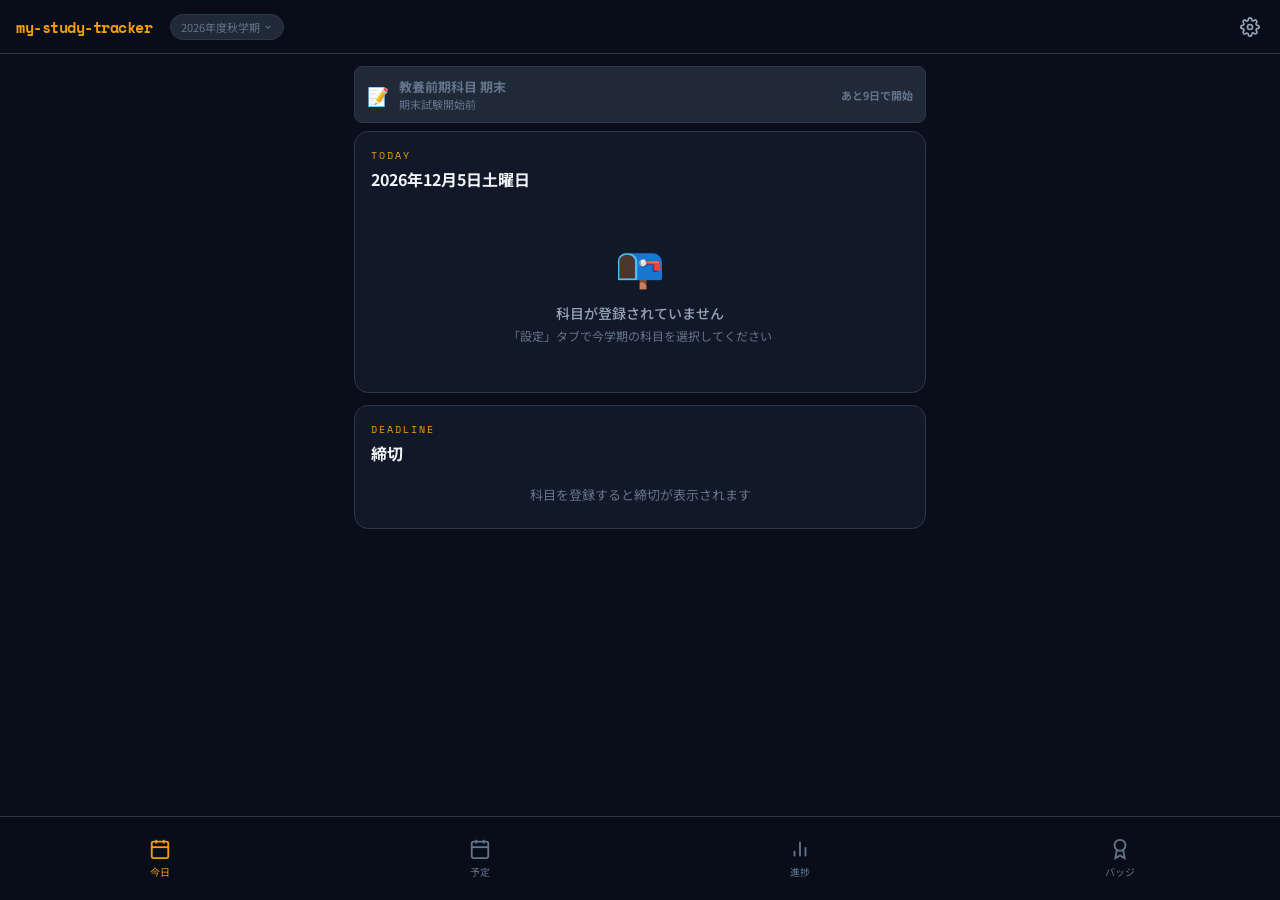
<file: my-study-tracker/index.html>
<!DOCTYPE html>
<html lang="ja">
<head>
  <meta charset="UTF-8">
  <meta name="viewport" content="width=device-width, initial-scale=1.0, viewport-fit=cover">
  <meta name="theme-color" content="#0a0e1a">
  <meta name="description" content="履修科目、受講進捗、締切をまとめて管理する学習トラッカー">
  <meta name="apple-mobile-web-app-capable" content="yes">
  <meta name="apple-mobile-web-app-status-bar-style" content="black-translucent">
  <meta name="apple-mobile-web-app-title" content="my-study-tracker">
  <title>my-study-tracker</title>
  <link rel="manifest" href="./manifest.json">
  <link rel="icon" href="./icon.svg" type="image/svg+xml">
  <link rel="apple-touch-icon" sizes="180x180" href="./icon-180.png">
  <link rel="preconnect" href="https://fonts.googleapis.com">
  <link rel="preconnect" href="https://fonts.gstatic.com" crossorigin>
  <link href="https://fonts.googleapis.com/css2?family=Noto+Sans+JP:wght@400;500;700&family=Space+Mono:wght@400;700&display=swap" rel="stylesheet">
  <link rel="stylesheet" href="./style.css">
</head>
<body>

  <header class="header">
    <div class="header-inner">
      <div class="header-left">
        <span class="header-logo">my-study-tracker</span>
        <button class="header-sem-trigger" id="header-sem-trigger" aria-label="学期切り替え">
          <span id="header-semester">読み込み中...</span>
          <svg viewBox="0 0 24 24" fill="none" stroke="currentColor" stroke-width="2.5" width="10" height="10" style="margin-left:3px;flex-shrink:0"><polyline points="6 9 12 15 18 9"/></svg>
        </button>
      </div>
      <div class="header-right">
        <button class="header-settings-btn" id="header-settings-btn" aria-label="設定">
          <svg viewBox="0 0 24 24" fill="none" stroke="currentColor" stroke-width="2" width="20" height="20"><circle cx="12" cy="12" r="3"/><path d="M19.4 15a1.65 1.65 0 00.33 1.82l.06.06a2 2 0 010 2.83 2 2 0 01-2.83 0l-.06-.06a1.65 1.65 0 00-1.82-.33 1.65 1.65 0 00-1 1.51V21a2 2 0 01-4 0v-.09A1.65 1.65 0 009 19.4a1.65 1.65 0 00-1.82.33l-.06.06a2 2 0 01-2.83-2.83l.06-.06A1.65 1.65 0 004.68 15a1.65 1.65 0 00-1.51-1H3a2 2 0 010-4h.09A1.65 1.65 0 004.6 9a1.65 1.65 0 00-.33-1.82l-.06-.06a2 2 0 012.83-2.83l.06.06A1.65 1.65 0 009 4.68a1.65 1.65 0 001-1.51V3a2 2 0 014 0v.09a1.65 1.65 0 001 1.51 1.65 1.65 0 001.82-.33l.06-.06a2 2 0 012.83 2.83l-.06.06A1.65 1.65 0 0019.4 9a1.65 1.65 0 001.51 1H21a2 2 0 010 4h-.09a1.65 1.65 0 00-1.51 1z"/></svg>
        </button>
      </div>
    </div>
  </header>

  <!-- 学期ドロワー -->
  <div id="sem-overlay" style="display:none;position:fixed;inset:0;z-index:290" onclick="closeSemDrawer()"></div>
  <div id="sem-drawer" style="display:none;position:fixed;z-index:300;background:var(--bg2);border:1px solid var(--border);border-radius:10px;padding:8px;min-width:190px;box-shadow:0 8px 32px rgba(0,0,0,0.5)">
    <div id="sem-drawer-list"></div>
  </div>

  <main class="main">

    <!-- ===== 今日タブ ===== -->
    <div class="page active" id="page-today">
      <div id="today-exam-alerts"></div>
      <div id="today-alerts"></div>

      <div class="card">
        <div class="card-label">TODAY</div>
        <div class="card-title" id="today-date"></div>
        <div id="today-timetable"></div>
      </div>

      <div class="card">
        <div class="card-label">DEADLINE</div>
        <div class="card-title">締切</div>
        <div id="today-upcoming"></div>
      </div>
    </div>

    <!-- ===== 進捗タブ ===== -->
    <div class="page" id="page-progress">
      <div class="card">
        <div class="card-label">SEMESTER</div>
        <div class="card-title">学期別進捗</div>
        <div id="semester-progress-selector" class="filter-row"></div>
      </div>
      <div id="progress-subject-list"></div>
    </div>

    <!-- ===== バッジタブ ===== -->
    <div class="page" id="page-badges">
      <div class="card">
        <div class="card-label">BADGES</div>
        <div class="card-title">オープンバッジ</div>
        <div id="badge-summary"></div>
      </div>
      <div id="badge-list-container"></div>
    </div>

    <!-- ===== 予定タブ（月カレンダー） ===== -->
    <div class="page" id="page-schedule">
      <div class="card">
        <div class="card-label">SCHEDULE</div>
        <div style="display:flex;align-items:center;justify-content:space-between;margin-bottom:12px">
          <div class="card-title" style="margin-bottom:0">スケジュール</div>
          <div style="display:flex;align-items:center;gap:8px">
            <button type="button" aria-label="前の月" onclick="scheduleMonthOffset--;renderSchedulePage()" style="background:var(--bg3);border:1px solid var(--border);color:var(--text2);padding:4px 12px;border-radius:6px;cursor:pointer;font-size:16px">‹</button>
            <span id="schedule-month-label" style="font-size:14px;font-weight:700;min-width:80px;text-align:center"></span>
            <button type="button" aria-label="次の月" onclick="scheduleMonthOffset++;renderSchedulePage()" style="background:var(--bg3);border:1px solid var(--border);color:var(--text2);padding:4px 12px;border-radius:6px;cursor:pointer;font-size:16px">›</button>
          </div>
        </div>
        <div id="schedule-month"></div>
      </div>
    </div>

    <!-- ===== 設定タブ ===== -->
    <div class="page" id="page-settings">
      <div class="semester-tabs" id="semester-tabs"></div>
      <div class="card" id="graduation-checker">
        <div class="card-label">GRADUATION</div>
        <div class="card-title">卒業単位チェッカー</div>
        <div id="graduation-content"></div>
      </div>
      <div class="card" id="subject-selection-area">
        <div class="card-label">ENROLLMENT</div>
        <div class="card-title">履修科目を選択</div>
        <div id="subject-filters" class="filter-row"></div>
        <div id="subject-list"></div>
      </div>
      <div class="card" id="open-date-card">
        <div class="card-label">SCHEDULE</div>
        <div class="card-title">科目開講日一覧</div>
        <div id="open-date-list"></div>
      </div>
      <div class="card" id="enrolled-summary">
        <div class="card-label">SELECTED</div>
        <div class="card-title">選択中の科目</div>
        <div id="enrolled-list"></div>
        <div id="enrolled-stats" class="enrolled-stats"></div>
      </div>
      <div class="card" id="data-transfer-card">
        <div class="card-label">DATA</div>
        <div class="card-title">データの引き継ぎ</div>
        <p class="data-transfer-description">履修科目・学習進捗・選択中の学期を、バックアップファイルで別端末や更新版へ移せます。</p>
        <div class="data-transfer-actions">
          <button type="button" class="data-transfer-btn primary" id="data-export-btn">バックアップを保存</button>
          <button type="button" class="data-transfer-btn" id="data-import-btn">バックアップを復元</button>
          <input type="file" id="data-import-input" accept="application/json,.json" hidden>
        </div>
        <div class="data-transfer-note">復元すると、現在この端末にある履修・進捗データがバックアップの内容に置き換わります。</div>
        <div id="data-transfer-status" class="data-transfer-status" role="status" aria-live="polite"></div>
      </div>
    </div>

  </main>

  <nav class="nav">
    <button class="nav-btn active" data-page="today">
      <svg viewBox="0 0 24 24" fill="none" stroke="currentColor" stroke-width="2"><rect x="3" y="4" width="18" height="18" rx="2"/><line x1="16" y1="2" x2="16" y2="6"/><line x1="8" y1="2" x2="8" y2="6"/><line x1="3" y1="10" x2="21" y2="10"/></svg>
      今日
    </button>
    <button class="nav-btn" data-page="schedule">
      <svg viewBox="0 0 24 24" fill="none" stroke="currentColor" stroke-width="2"><rect x="3" y="4" width="18" height="18" rx="2"/><line x1="3" y1="10" x2="21" y2="10"/><line x1="8" y1="2" x2="8" y2="6"/><line x1="16" y1="2" x2="16" y2="6"/></svg>
      予定
    </button>
    <button class="nav-btn" data-page="progress">
      <svg viewBox="0 0 24 24" fill="none" stroke="currentColor" stroke-width="2"><line x1="18" y1="20" x2="18" y2="10"/><line x1="12" y1="20" x2="12" y2="4"/><line x1="6" y1="20" x2="6" y2="14"/></svg>
      進捗
    </button>
    <button class="nav-btn" data-page="badges">
      <svg viewBox="0 0 24 24" fill="none" stroke="currentColor" stroke-width="2"><circle cx="12" cy="8" r="6"/><path d="M15.477 12.89L17 22l-5-3-5 3 1.523-9.11"/></svg>
      バッジ
    </button>
  </nav>

  <script src="./data.js"></script>
  <script src="./attendance.js"></script>
  <script src="./render-today.js"></script>
  <script src="./render-today-timetable.js"></script>
  <script src="./render-today-cards.js"></script>
  <script src="./render-settings.js"></script>
  <script src="./render-schedule.js"></script>
  <script src="./render-badges.js"></script>
  <script src="./render-progress.js"></script>
  <script src="./render-deadlines.js"></script>
  <script src="./data-transfer.js"></script>
  <script src="./app.js"></script>
</body>
</html>
</file>
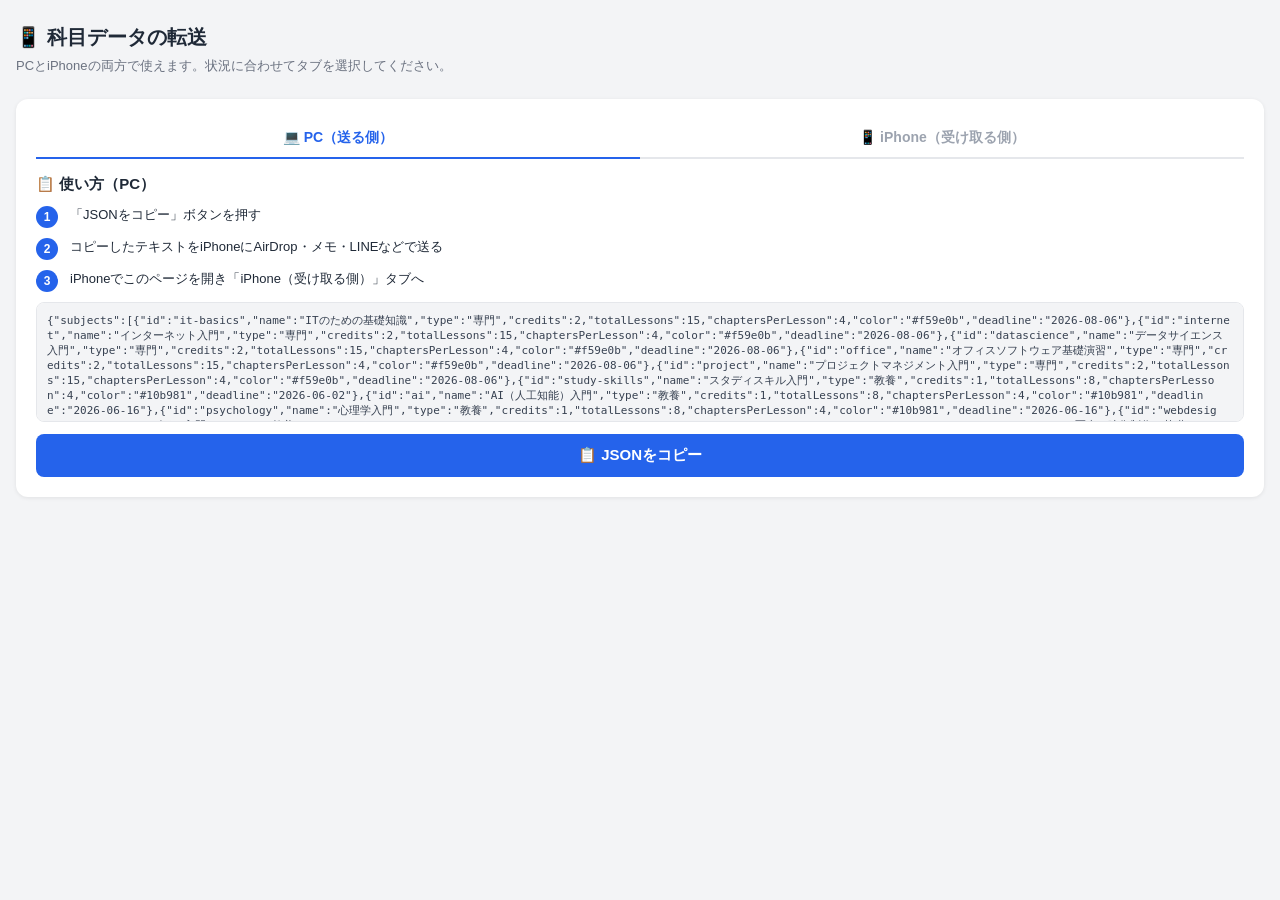
<file: setup.html>
<!DOCTYPE html>
<html lang="ja">
<head>
  <meta charset="UTF-8">
  <meta name="viewport" content="width=device-width, initial-scale=1.0">
  <title>初期設定 - 大学進捗トラッカー</title>
  <style>
    * { margin: 0; padding: 0; box-sizing: border-box; }
    body {
      font-family: -apple-system, BlinkMacSystemFont, 'Segoe UI', sans-serif;
      background: #f3f4f6;
      padding: 24px 16px;
      color: #1f2937;
    }
    h1 { font-size: 20px; margin-bottom: 6px; }
    p { font-size: 13px; color: #6b7280; margin-bottom: 24px; }
    .card {
      background: white;
      border-radius: 12px;
      padding: 20px;
      margin-bottom: 16px;
      box-shadow: 0 1px 4px rgba(0,0,0,0.08);
    }
    .card h2 { font-size: 15px; margin-bottom: 12px; }
    .btn {
      display: block;
      width: 100%;
      padding: 12px;
      background: #2563eb;
      color: white;
      border: none;
      border-radius: 8px;
      font-size: 15px;
      font-weight: 700;
      cursor: pointer;
      text-align: center;
      margin-top: 12px;
    }
    .btn:hover { background: #1d4ed8; }
    .btn-green {
      background: #10b981;
    }
    .btn-green:hover { background: #059669; }
    .step {
      display: flex;
      gap: 12px;
      align-items: flex-start;
      margin-bottom: 10px;
      font-size: 13px;
    }
    .step-num {
      background: #2563eb;
      color: white;
      width: 22px;
      height: 22px;
      border-radius: 50%;
      display: flex;
      align-items: center;
      justify-content: center;
      font-size: 12px;
      font-weight: 700;
      flex-shrink: 0;
    }
    #json-output {
      background: #f3f4f6;
      border-radius: 8px;
      padding: 10px;
      font-size: 11px;
      font-family: monospace;
      word-break: break-all;
      color: #374151;
      margin-top: 8px;
      max-height: 120px;
      overflow-y: auto;
      border: 1px solid #e5e7eb;
      white-space: pre-wrap;
    }
    .copy-notice {
      display: none;
      color: #059669;
      font-size: 13px;
      font-weight: 600;
      text-align: center;
      margin-top: 8px;
    }
    /* ── iPhoneで開いたとき用の入力UI ── */
    #import-section {
      display: none;
    }
    textarea {
      width: 100%;
      height: 120px;
      border: 1.5px solid #d1d5db;
      border-radius: 8px;
      padding: 10px;
      font-size: 12px;
      font-family: monospace;
      resize: vertical;
      margin-top: 8px;
    }
    .result-msg {
      margin-top: 10px;
      padding: 10px;
      border-radius: 8px;
      font-size: 13px;
      display: none;
    }
    .result-ok { background: #d1fae5; color: #065f46; }
    .result-err { background: #fee2e2; color: #991b1b; }

    /* タブ切り替え */
    .tabs { display: flex; border-bottom: 2px solid #e5e7eb; margin-bottom: 16px; }
    .tab-btn {
      flex: 1;
      padding: 10px;
      border: none;
      background: none;
      font-size: 14px;
      font-weight: 600;
      color: #9ca3af;
      cursor: pointer;
    }
    .tab-btn.active {
      color: #2563eb;
      border-bottom: 2px solid #2563eb;
      margin-bottom: -2px;
    }
    .tab-panel { display: none; }
    .tab-panel.active { display: block; }
  </style>
</head>
<body>
  <h1>📱 科目データの転送</h1>
  <p>PCとiPhoneの両方で使えます。状況に合わせてタブを選択してください。</p>

  <div class="card">
    <div class="tabs">
      <button class="tab-btn active" onclick="switchTab('pc')">💻 PC（送る側）</button>
      <button class="tab-btn" onclick="switchTab('iphone')">📱 iPhone（受け取る側）</button>
    </div>

    <!-- PC側：JSON出力 -->
    <div class="tab-panel active" id="tab-pc">
      <h2>📋 使い方（PC）</h2>
      <div class="step">
        <div class="step-num">1</div>
        <div>「JSONをコピー」ボタンを押す</div>
      </div>
      <div class="step">
        <div class="step-num">2</div>
        <div>コピーしたテキストをiPhoneにAirDrop・メモ・LINEなどで送る</div>
      </div>
      <div class="step">
        <div class="step-num">3</div>
        <div>iPhoneでこのページを開き「iPhone（受け取る側）」タブへ</div>
      </div>

      <div id="json-output">生成中...</div>
      <button class="btn" onclick="copyJSON()">📋 JSONをコピー</button>
      <div class="copy-notice" id="copy-notice">✅ コピーしました！</div>
    </div>

    <!-- iPhone側：JSON貼り付けインポート -->
    <div class="tab-panel" id="tab-iphone">
      <h2>📥 データを読み込む（iPhone）</h2>
      <div class="step">
        <div class="step-num">1</div>
        <div>PCからもらったJSONテキストを下に貼り付ける</div>
      </div>
      <div class="step">
        <div class="step-num">2</div>
        <div>「保存する」ボタンを押す</div>
      </div>
      <div class="step">
        <div class="step-num">3</div>
        <div>成功メッセージが出たらメインページに移動</div>
      </div>

      <textarea id="json-input" placeholder='{"subjects":[...],"weeklyPlan":[...]} の形式で貼り付けてください'></textarea>
      <button class="btn btn-green" onclick="importData()">💾 保存する</button>
      <div class="result-msg" id="result-msg"></div>
      <a href="./index.html"><button class="btn" style="margin-top:8px;background:#6b7280;">🏠 メインページへ</button></a>
    </div>
  </div>

  <script>
    // ========================================
    // 科目データ
    // ========================================
    const SUBJECTS = [
      { id: 'it-basics', name: 'ITのための基礎知識', type: '専門', credits: 2, totalLessons: 15, chaptersPerLesson: 4, color: '#f59e0b', deadline: '2026-08-06' },
      { id: 'internet', name: 'インターネット入門', type: '専門', credits: 2, totalLessons: 15, chaptersPerLesson: 4, color: '#f59e0b', deadline: '2026-08-06' },
      { id: 'datascience', name: 'データサイエンス入門', type: '専門', credits: 2, totalLessons: 15, chaptersPerLesson: 4, color: '#f59e0b', deadline: '2026-08-06' },
      { id: 'office', name: 'オフィスソフトウェア基礎演習', type: '専門', credits: 2, totalLessons: 15, chaptersPerLesson: 4, color: '#f59e0b', deadline: '2026-08-06' },
      { id: 'project', name: 'プロジェクトマネジメント入門', type: '専門', credits: 2, totalLessons: 15, chaptersPerLesson: 4, color: '#f59e0b', deadline: '2026-08-06' },
      { id: 'study-skills', name: 'スタディスキル入門', type: '教養', credits: 1, totalLessons: 8, chaptersPerLesson: 4, color: '#10b981', deadline: '2026-06-02' },
      { id: 'ai', name: 'AI（人工知能）入門', type: '教養', credits: 1, totalLessons: 8, chaptersPerLesson: 4, color: '#10b981', deadline: '2026-06-16' },
      { id: 'psychology', name: '心理学入門', type: '教養', credits: 1, totalLessons: 8, chaptersPerLesson: 4, color: '#10b981', deadline: '2026-06-16' },
      { id: 'webdesign', name: 'Webデザイン入門', type: '教養', credits: 1, totalLessons: 8, chaptersPerLesson: 4, color: '#10b981', deadline: '2026-06-16' },
      { id: 'photo', name: '写真・映像制作の基礎', type: '教養', credits: 1, totalLessons: 8, chaptersPerLesson: 4, color: '#10b981', deadline: '2026-06-16' },
      { id: 'game', name: 'ゲームの歴史と未来', type: '教養', credits: 1, totalLessons: 8, chaptersPerLesson: 4, color: '#10b981', deadline: '2026-08-04' },
      { id: 'english', name: '基礎英語Ⅰ', type: '外国語', credits: 2, totalLessons: 15, chaptersPerLesson: 4, color: '#8b5cf6', deadline: '2026-08-04' }
    ];

    const WEEKLY_PLAN = [
      { day: 0, label: '日', subjects: [], isRest: true },
      { day: 1, label: '月', subjects: ['it-basics', 'study-skills'], slots: 2 },
      { day: 2, label: '火', subjects: ['internet', 'ai'], slots: 2 },
      { day: 3, label: '水', subjects: ['datascience', 'psychology'], slots: 2 },
      { day: 4, label: '木', subjects: ['english', 'office'], slots: 2 },
      { day: 5, label: '金', subjects: ['project', 'webdesign'], slots: 2 },
      { day: 6, label: '土', subjects: ['photo', 'game'], slots: 2 }
    ];

    // ========================================
    // タブ切り替え
    // ========================================
    function switchTab(tab) {
      document.querySelectorAll('.tab-btn').forEach((b, i) => {
        b.classList.toggle('active', (i === 0 && tab === 'pc') || (i === 1 && tab === 'iphone'));
      });
      document.getElementById('tab-pc').classList.toggle('active', tab === 'pc');
      document.getElementById('tab-iphone').classList.toggle('active', tab === 'iphone');
    }

    // ========================================
    // PC側：JSONを生成してコピー
    // ========================================
    const jsonData = JSON.stringify({ subjects: SUBJECTS, weeklyPlan: WEEKLY_PLAN });

    window.onload = () => {
      document.getElementById('json-output').textContent = jsonData;
    };

    function copyJSON() {
      navigator.clipboard.writeText(jsonData).then(() => {
        const notice = document.getElementById('copy-notice');
        notice.style.display = 'block';
        setTimeout(() => notice.style.display = 'none', 2000);
      }).catch(() => {
        // clipboard APIが使えない場合はselect
        const el = document.getElementById('json-output');
        const range = document.createRange();
        range.selectNode(el);
        window.getSelection().removeAllRanges();
        window.getSelection().addRange(range);
        document.execCommand('copy');
        alert('コピーしました！');
      });
    }

    // ========================================
    // iPhone側：JSONを貼り付けて保存
    // ========================================
    function importData() {
      const text = document.getElementById('json-input').value.trim();
      const msg = document.getElementById('result-msg');
      msg.style.display = 'none';

      if (!text) {
        msg.textContent = '❌ テキストが入力されていません';
        msg.className = 'result-msg result-err';
        msg.style.display = 'block';
        return;
      }

      try {
        const parsed = JSON.parse(text);
        if (!parsed.subjects || !parsed.weeklyPlan) throw new Error('形式エラー');
        localStorage.setItem('cyber-tracker-subjects', JSON.stringify(parsed.subjects));
        localStorage.setItem('cyber-tracker-weekly', JSON.stringify(parsed.weeklyPlan));
        msg.textContent = `✅ ${parsed.subjects.length}科目のデータを保存しました！メインページに移動してください。`;
        msg.className = 'result-msg result-ok';
        msg.style.display = 'block';
      } catch(e) {
        msg.textContent = '❌ 読み込み失敗：正しいJSON形式で貼り付けてください';
        msg.className = 'result-msg result-err';
        msg.style.display = 'block';
      }
    }
  </script>
</body>
</html>
</file>
<file: my-study-tracker/style.css>
/* ============================================================
   my-study-tracker - Style
   ============================================================ */
*, *::before, *::after { margin: 0; padding: 0; box-sizing: border-box; }

:root {
  --bg: #0a0e1a;
  --bg2: #111827;
  --bg3: #1f2937;
  --border: #2d3748;
  --text: #f1f5f9;
  --text2: #94a3b8;
  --text3: #64748b;
  --amber: #f59e0b;
  --amber2: #d97706;
  --amber-dim: rgba(245,158,11,0.12);
  --green: #10b981;
  --green-dim: rgba(16,185,129,0.12);
  --purple: #8b5cf6;
  --purple-dim: rgba(139,92,246,0.12);
  --red: #ef4444;
  --red-dim: rgba(239,68,68,0.1);
  --blue: #3b82f6;
  --radius: 14px;
  --radius-sm: 8px;
  --nav-h: 84px;
  --header-h: 54px;
}

html { background: var(--bg); color-scheme: dark; }

body {
  font-family: 'Noto Sans JP', sans-serif;
  background: var(--bg);
  color: var(--text);
  min-height: 100vh;
  min-height: 100dvh;
  padding-bottom: calc(var(--nav-h) + env(safe-area-inset-bottom));
  padding-top: calc(var(--header-h) + env(safe-area-inset-top));
  -webkit-font-smoothing: antialiased;
}

/* ── ヘッダー ── */
.header {
  position: fixed;
  top: 0; left: 0; right: 0;
  height: calc(var(--header-h) + env(safe-area-inset-top));
  background: rgba(10,14,26,0.92);
  backdrop-filter: blur(12px);
  -webkit-backdrop-filter: blur(12px);
  border-bottom: 1px solid var(--border);
  z-index: 200;
  padding-top: env(safe-area-inset-top);
}

.header-inner {
  display: flex;
  align-items: center;
  justify-content: space-between;
  padding: 0 16px;
  height: 100%;
}

.header-logo {
  font-family: 'Space Mono', monospace;
  font-size: 15px;
  font-weight: 700;
  color: var(--amber);
  letter-spacing: -0.5px;
  margin-right: 10px;
}

.header-semester {
  font-size: 11px;
  color: var(--text3);
  background: var(--bg3);
  padding: 3px 8px;
  border-radius: 99px;
  border: 1px solid var(--border);
}

.header-settings-btn {
  background: none;
  border: none;
  color: var(--text2);
  cursor: pointer;
  padding: 4px;
  display: flex;
  align-items: center;
  justify-content: center;
  border-radius: var(--radius-sm);
  transition: color 0.2s;
}
.header-settings-btn:active {
  color: var(--amber);
}

/* ── ナビゲーション ── */
.nav {
  position: fixed;
  bottom: 0; left: 0; right: 0;
  height: var(--nav-h);
  padding-bottom: env(safe-area-inset-bottom);
  background: rgba(10,14,26,0.95);
  backdrop-filter: blur(12px);
  -webkit-backdrop-filter: blur(12px);
  border-top: 1px solid var(--border);
  display: flex;
  z-index: 200;
}

.nav-btn {
  flex: 1;
  display: flex;
  flex-direction: column;
  align-items: center;
  justify-content: center;
  gap: 4px;
  border: none;
  background: none;
  color: var(--text3);
  font-size: 10px;
  font-family: 'Noto Sans JP', sans-serif;
  cursor: pointer;
  transition: color 0.2s;
}

.nav-btn svg {
  width: 22px;
  height: 22px;
  transition: stroke 0.2s;
}

.nav-btn.active {
  color: var(--amber);
}

/* ── メインコンテンツ ── */
.main {
  padding: 12px 14px;
  max-width: 600px;
  margin: 0 auto;
}

.page { display: none; }
.page.active { display: block; }

/* ── カード ── */
.card {
  background: var(--bg2);
  border: 1px solid var(--border);
  border-radius: var(--radius);
  padding: 16px;
  margin-bottom: 12px;
}

.card-label {
  font-family: 'Space Mono', monospace;
  font-size: 10px;
  letter-spacing: 2px;
  color: var(--amber);
  margin-bottom: 4px;
}

.card-title {
  font-size: 16px;
  font-weight: 700;
  margin-bottom: 12px;
}

/* ── アラート ── */
.alert {
  padding: 10px 14px;
  border-radius: var(--radius-sm);
  font-size: 13px;
  margin-bottom: 8px;
  border-left: 3px solid;
}
.alert-danger { background: var(--red-dim); border-color: var(--red); color: #fca5a5; }
.alert-warn { background: var(--amber-dim); border-color: var(--amber); color: #fcd34d; }

/* ── 今日の時間割 ── */
.timetable-section { margin-bottom: 10px; }
.timetable-label {
  font-size: 11px;
  color: var(--text3);
  margin-bottom: 6px;
  font-weight: 500;
  letter-spacing: 0.5px;
}

.today-subject-item {
  display: flex;
  align-items: flex-start;
  gap: 10px;
  padding: 10px 0;
  border-bottom: 1px solid var(--border);
}
.today-subject-item:last-child { border-bottom: none; }

.today-subject-dot {
  width: 8px;
  height: 8px;
  border-radius: 50%;
  margin-top: 5px;
  flex-shrink: 0;
}

.today-subject-info { flex: 1; min-width: 0; }
.today-subject-name {
  font-size: 14px;
  font-weight: 600;
  white-space: nowrap;
  overflow: hidden;
  text-overflow: ellipsis;
}
.today-subject-meta { font-size: 11px; color: var(--text3); margin-top: 2px; }

.today-subject-badge {
  font-size: 11px;
  padding: 2px 8px;
  border-radius: 99px;
  white-space: nowrap;
  font-weight: 600;
}
.badge-ok { background: rgba(16,185,129,0.15); color: var(--green); }
.badge-warn { background: var(--amber-dim); color: var(--amber); }
.badge-danger { background: var(--red-dim); color: var(--red); }

/* ── プログレスバー ── */
.prog-wrap {
  background: var(--bg3);
  border-radius: 99px;
  height: 6px;
  overflow: hidden;
  margin-top: 6px;
}
.prog-bar {
  height: 100%;
  border-radius: 99px;
  transition: width 0.4s cubic-bezier(0.4,0,0.2,1);
}

/* ── 週間ストリップ ── */
.week-strip {
  display: grid;
  grid-template-columns: repeat(7, 1fr);
  gap: 4px;
}

.week-cell {
  display: flex;
  flex-direction: column;
  align-items: center;
  gap: 3px;
  padding: 6px 2px;
  border-radius: var(--radius-sm);
  background: var(--bg3);
  border: 1px solid var(--border);
  font-size: 10px;
}

.week-cell.is-today {
  background: var(--amber-dim);
  border-color: var(--amber);
}

.week-cell.is-rest { opacity: 0.4; }

.week-day-label { color: var(--text3); font-weight: 700; }
.week-cell.is-today .week-day-label { color: var(--amber); }

.week-subject-dot {
  width: 6px;
  height: 6px;
  border-radius: 50%;
}

/* ── 学期タブ（ヘッダー直下に固定） ── */
.semester-tabs {
  position: sticky;
  top: calc(var(--header-h) + env(safe-area-inset-top));
  z-index: 150;
  display: flex;
  gap: 6px;
  overflow-x: auto;
  padding: 8px 14px;
  margin: 0 -14px;
  background: rgba(10,14,26,0.98);
  backdrop-filter: blur(12px);
  -webkit-backdrop-filter: blur(12px);
  border-bottom: 1px solid var(--border);
  -webkit-overflow-scrolling: touch;
  scrollbar-width: none;
}
.semester-tabs::-webkit-scrollbar { display: none; }



.sem-tab {
  flex-shrink: 0;
  padding: 7px 14px;
  border-radius: 99px;
  border: 1px solid var(--border);
  background: var(--bg2);
  color: var(--text3);
  font-size: 12px;
  cursor: pointer;
  white-space: nowrap;
  font-family: 'Noto Sans JP', sans-serif;
  transition: all 0.2s;
}
.sem-tab.active {
  background: var(--amber);
  color: #000;
  border-color: var(--amber);
  font-weight: 700;
}

/* ── フィルターボタン ── */
.filter-row {
  display: flex;
  gap: 6px;
  margin-bottom: 12px;
  flex-wrap: wrap;
}

.filter-btn {
  padding: 5px 12px;
  border-radius: 99px;
  border: 1px solid var(--border);
  background: var(--bg3);
  color: var(--text3);
  font-size: 12px;
  cursor: pointer;
  font-family: 'Noto Sans JP', sans-serif;
  transition: all 0.15s;
}
.filter-btn.active { font-weight: 600; }
.filter-btn.f-all.active { background: var(--bg3); color: var(--text); border-color: var(--text2); }
.filter-btn.f-専門.active { background: var(--amber-dim); color: var(--amber); border-color: var(--amber); }
.filter-btn.f-教養.active { background: var(--green-dim); color: var(--green); border-color: var(--green); }
.filter-btn.f-外国語.active { background: var(--purple-dim); color: var(--purple); border-color: var(--purple); }

/* ── 科目リスト（選択画面） ── */
.subject-group-title {
  font-size: 11px;
  color: var(--text3);
  letter-spacing: 1px;
  font-weight: 700;
  text-transform: uppercase;
  margin: 14px 0 6px;
  padding-bottom: 4px;
  border-bottom: 1px solid var(--border);
}

.subject-row {
  display: flex;
  align-items: center;
  gap: 10px;
  padding: 10px 0;
  border-bottom: 1px solid rgba(45,55,72,0.5);
  cursor: pointer;
  transition: background 0.15s;
}
.subject-row:last-child { border-bottom: none; }

.subject-row-check {
  width: 22px;
  height: 22px;
  border-radius: 6px;
  border: 2px solid var(--border);
  display: flex;
  align-items: center;
  justify-content: center;
  flex-shrink: 0;
  transition: all 0.15s;
}
.subject-row-check svg { display: none; }
.subject-row.checked .subject-row-check {
  border-color: var(--amber);
  background: var(--amber);
}
.subject-row.checked .subject-row-check svg { display: block; }

.subject-row-info { flex: 1; min-width: 0; }
.subject-row-name {
  font-size: 13px;
  font-weight: 500;
  white-space: nowrap;
  overflow: hidden;
  text-overflow: ellipsis;
}
.subject-row-meta { font-size: 11px; color: var(--text3); margin-top: 2px; }

.subject-row-credits {
  font-family: 'Space Mono', monospace;
  font-size: 12px;
  color: var(--text3);
  flex-shrink: 0;
}

/* ── 選択済み科目サマリー ── */
.enrolled-item {
  display: flex;
  align-items: center;
  gap: 8px;
  padding: 8px 0;
  border-bottom: 1px solid var(--border);
  font-size: 13px;
}
.enrolled-item:last-child { border-bottom: none; }
.enrolled-dot { width: 8px; height: 8px; border-radius: 50%; flex-shrink: 0; }
.enrolled-name { flex: 1; min-width: 0; white-space: nowrap; overflow: hidden; text-overflow: ellipsis; }
.enrolled-credits { font-family: 'Space Mono', monospace; font-size: 11px; color: var(--text3); }

.enrolled-stats {
  display: grid;
  grid-template-columns: repeat(3, 1fr);
  gap: 8px;
  margin-top: 14px;
  padding-top: 14px;
  border-top: 1px solid var(--border);
}
.stat-box {
  background: var(--bg3);
  border-radius: var(--radius-sm);
  padding: 10px 8px;
  text-align: center;
}
.stat-box-num {
  font-family: 'Space Mono', monospace;
  font-size: 20px;
  font-weight: 700;
}
.stat-box-label { font-size: 10px; color: var(--text3); margin-top: 2px; }

/* ── バッジ画面 ── */
.badge-summary-grid {
  display: grid;
  grid-template-columns: repeat(4, 1fr);
  gap: 8px;
  margin-bottom: 4px;
}
.badge-summary-item {
  background: var(--bg3);
  border-radius: var(--radius-sm);
  padding: 10px 6px;
  text-align: center;
}
.badge-summary-num {
  font-family: 'Space Mono', monospace;
  font-size: 22px;
  font-weight: 700;
}
.badge-summary-label { font-size: 10px; color: var(--text3); margin-top: 2px; }

.badge-section-title {
  font-size: 11px;
  color: var(--text3);
  letter-spacing: 1px;
  font-weight: 700;
  margin: 16px 0 8px;
  padding-bottom: 6px;
  border-bottom: 1px solid var(--border);
}

.badge-card {
  background: var(--bg2);
  border: 1px solid var(--border);
  border-radius: var(--radius-sm);
  padding: 12px 14px;
  margin-bottom: 8px;
  display: flex;
  align-items: flex-start;
  gap: 12px;
}

.badge-card.earned {
  border-color: currentColor;
}

.badge-icon {
  font-size: 28px;
  line-height: 1;
  flex-shrink: 0;
}

.badge-info { flex: 1; min-width: 0; }
.badge-name { font-size: 14px; font-weight: 700; margin-bottom: 4px; }
.badge-meta { font-size: 11px; color: var(--text3); }
.badge-level-tag {
  display: inline-block;
  font-size: 10px;
  padding: 2px 8px;
  border-radius: 99px;
  font-weight: 700;
  margin-bottom: 4px;
  font-family: 'Space Mono', monospace;
}
.badge-progress-text {
  font-size: 11px;
  margin-top: 4px;
}

/* ── 進捗画面 ── */
.progress-subject-card {
  background: var(--bg2);
  border: 1px solid var(--border);
  border-radius: var(--radius);
  padding: 14px;
  margin-bottom: 10px;
}
.ps-header {
  display: flex;
  align-items: flex-start;
  justify-content: space-between;
  margin-bottom: 8px;
  gap: 8px;
}
.ps-name { font-size: 14px; font-weight: 700; flex: 1; }
.ps-pct {
  font-family: 'Space Mono', monospace;
  font-size: 14px;
  font-weight: 700;
  flex-shrink: 0;
}
.ps-meta { font-size: 11px; color: var(--text3); margin-bottom: 8px; }

.lesson-grid {
  display: grid;
  grid-template-columns: repeat(8, 1fr);
  gap: 4px;
  margin-top: 10px;
}
.lesson-btn {
  aspect-ratio: 1;
  min-height: 28px;
  min-width:  28px;
  border-radius: 5px;
  border: none;
  font-size: 10px;
  font-weight: 700;
  cursor: pointer;
  background: var(--bg3);
  color: var(--text3);
  transition: all 0.15s;
  font-family: 'Space Mono', monospace;
  touch-action: manipulation;
  -webkit-tap-highlight-color: transparent;
}
.lesson-btn.done { color: #000; }
.lesson-btn:disabled { cursor: not-allowed; }
.lesson-btn.today-target {
  box-shadow: 0 0 0 2px var(--amber);
}

/* ── 空状態 ── */
.empty-state {
  text-align: center;
  padding: 32px 16px;
  color: var(--text3);
}
.empty-state-icon { font-size: 40px; margin-bottom: 10px; }
.empty-state-text { font-size: 14px; font-weight: 500; margin-bottom: 4px; color: var(--text2); }
.empty-state-sub { font-size: 12px; }

/* ── スクロールバー ── */
::-webkit-scrollbar { width: 4px; }
::-webkit-scrollbar-track { background: transparent; }
::-webkit-scrollbar-thumb { background: var(--border); border-radius: 99px; }

/* ── 設定ページ ── */
.settings-section-title {
  font-size: 13px;
  font-weight: 700;
  color: var(--text2);
  padding: 16px 2px 8px;
  letter-spacing: 0.5px;
}

/* ── データの引き継ぎ ── */
.data-transfer-description {
  color: var(--text2);
  font-size: 12px;
  line-height: 1.7;
  margin-bottom: 14px;
}

.data-transfer-actions {
  display: grid;
  grid-template-columns: repeat(2, minmax(0, 1fr));
  gap: 8px;
}

.data-transfer-btn {
  min-height: 42px;
  padding: 10px 12px;
  border: 1px solid var(--border);
  border-radius: var(--radius-sm);
  background: var(--bg3);
  color: var(--text);
  font-family: 'Noto Sans JP', sans-serif;
  font-size: 12px;
  font-weight: 700;
  cursor: pointer;
  touch-action: manipulation;
  -webkit-tap-highlight-color: transparent;
}

.data-transfer-btn.primary {
  border-color: var(--blue);
  background: rgba(59,130,246,0.14);
  color: #93c5fd;
}

.data-transfer-btn:active { transform: translateY(1px); }
.data-transfer-btn:disabled { cursor: wait; opacity: 0.65; }

.data-transfer-note {
  margin-top: 10px;
  color: var(--text3);
  font-size: 10px;
  line-height: 1.6;
}

.data-transfer-status {
  display: none;
  margin-top: 10px;
  padding: 8px 10px;
  border: 1px solid var(--border);
  border-radius: 7px;
  font-size: 11px;
  line-height: 1.5;
}

.data-transfer-status.success {
  display: block;
  border-color: var(--green);
  background: var(--green-dim);
  color: #6ee7b7;
}

.data-transfer-status.error {
  display: block;
  border-color: var(--red);
  background: var(--red-dim);
  color: #fca5a5;
}

@media (max-width: 390px) {
  .data-transfer-actions { grid-template-columns: 1fr; }
}



/* ── 今日タブ：科目カード ── */
.today-subject-card { background:var(--bg2);border:1px solid var(--border);border-radius:var(--radius-sm);padding:12px 14px;margin-bottom:10px; }
.today-subject-card:last-child { margin-bottom:0; }
.today-goal-box { border:1px solid;border-radius:var(--radius-sm);padding:10px 14px; }

/* ── ヘッダー学期ボタン ── */
.header-inner { display:flex;align-items:center;padding:0 16px;height:100%;gap:8px; }
.header-left  { display:flex;align-items:center;gap:8px;flex:1;min-width:0; }
.header-right { flex-shrink:0; }
.header-sem-trigger {
  display:inline-flex;align-items:center;background:var(--bg3);border:1px solid var(--border);
  color:var(--text3);font-size:11px;padding:4px 10px;border-radius:99px;cursor:pointer;
  font-family:'Noto Sans JP',sans-serif;white-space:nowrap;max-width:170px;overflow:hidden;
  text-overflow:ellipsis;-webkit-tap-highlight-color:transparent;transition:border-color 0.15s,color 0.15s;
}
.header-sem-trigger:active { border-color:var(--amber);color:var(--amber); }

/* ── 時間割グリッド：はみ出し防止 ── */
.timetable-grid-wrap {
  overflow:hidden;width:100%;box-sizing:border-box;
}
.timetable-grid-wrap .tt-cell {
  overflow:hidden;box-sizing:border-box;min-width:0;
}

/* ── タップハイライト除去 ── */
.lesson-btn,.today-subject-card,.progress-subject-card,.week-cell {
  -webkit-tap-highlight-color:transparent;
}

button:focus-visible,
[role="button"]:focus-visible {
  outline: 2px solid var(--amber);
  outline-offset: 2px;
}

@media (prefers-reduced-motion: reduce) {
  *, *::before, *::after {
    scroll-behavior: auto !important;
    transition-duration: 0.01ms !important;
    animation-duration: 0.01ms !important;
    animation-iteration-count: 1 !important;
  }
}

/* ── 週ストリップパネル ── */
#week-strip-panel {
  border-radius:8px;padding:10px 12px;margin-top:8px;
}
</file>
